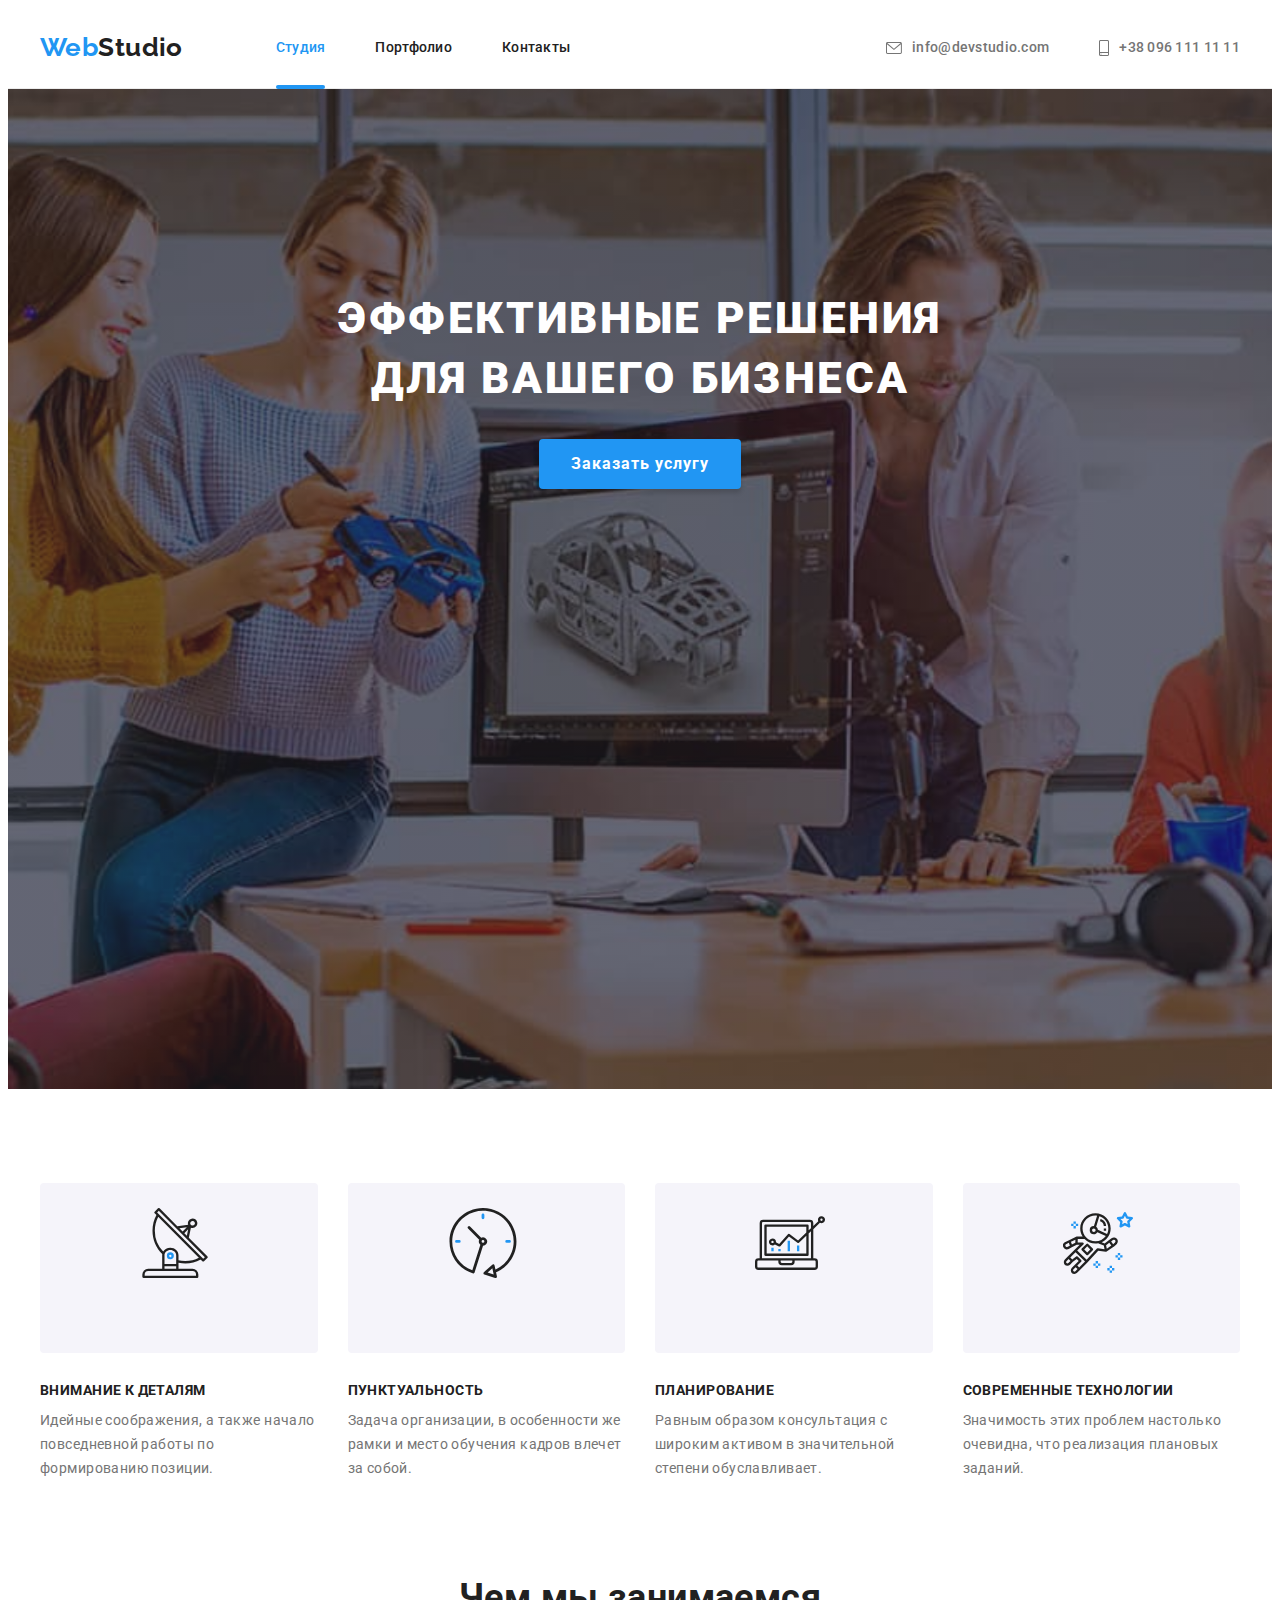
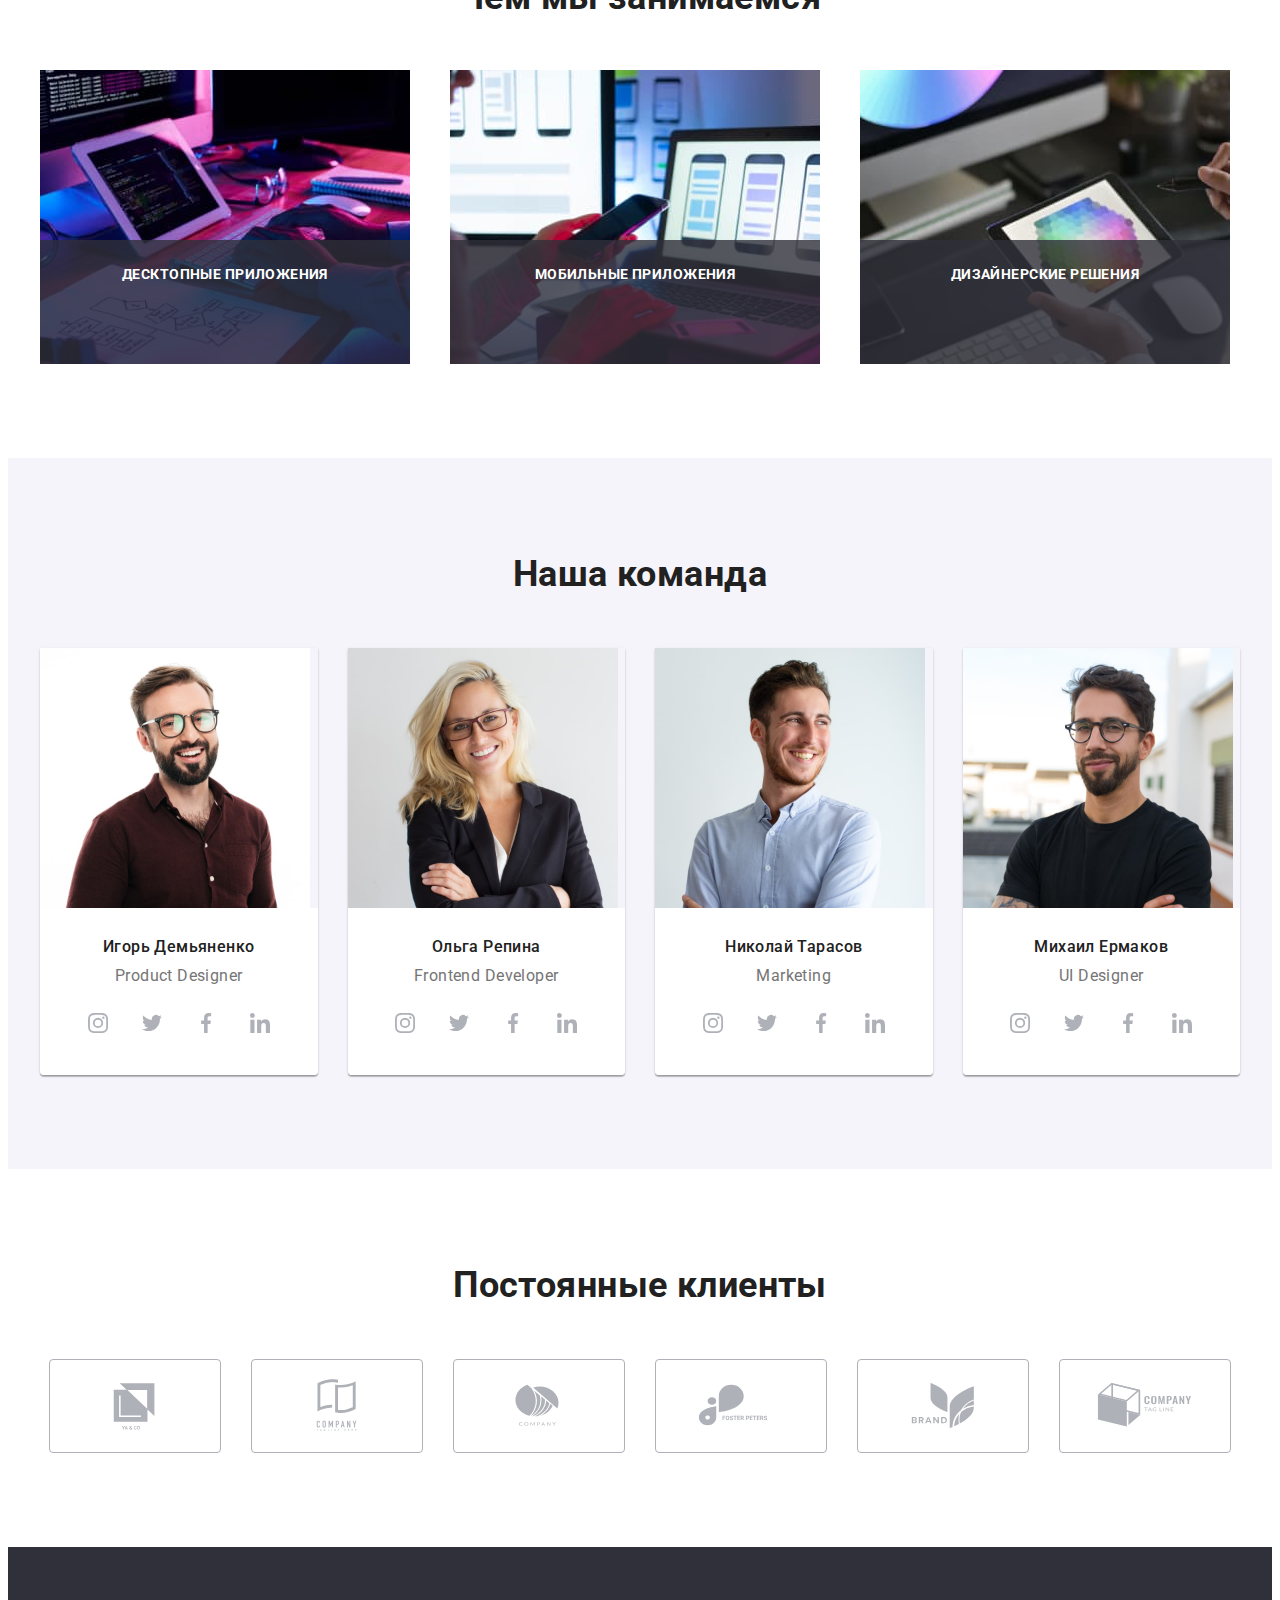
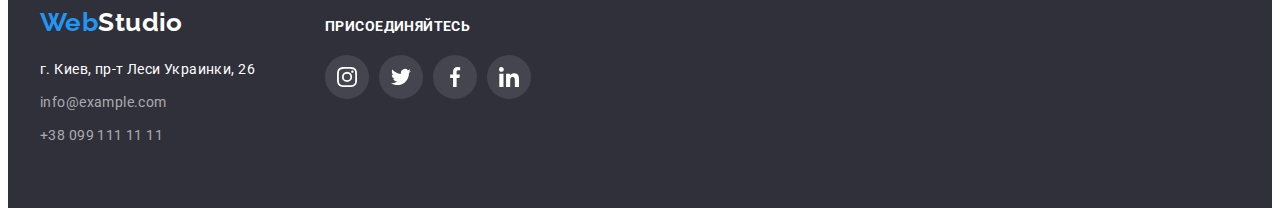
<file: index.html>
<!DOCTYPE html>
<html lang="ru">
  <head>
    <meta charset="UTF-8" />
    <meta http-equiv="X-UA-Compatible" content="IE=edge" />
    <meta name="viewport" content="width=device-width, initial-scale=1.0" />
    <title>WebStudio</title>
    <link
      href="https://fonts.googleapis.com/css2?family=Raleway:wght@700&family=Roboto:wght@400;500;700;900&display=swap"
      rel="stylesheet"
    />
    <link
      rel="stylesheet"
      href="https://cdnjs.cloudflare.com/ajax/libs/modern-normalize/1.1.0/modern-normalize.min.css"
      integrity="sha512-wpPYUAdjBVSE4KJnH1VR1HeZfpl1ub8YT/NKx4PuQ5NmX2tKuGu6U/JRp5y+Y8XG2tV+wKQpNHVUX03MfMFn9Q=="
      crossorigin="anonymous"
      referrerpolicy="no-referrer"
    />
    <link rel="stylesheet" href="./css/style.css" />
  </head>
  <body>
    <header class="page-header">
      <div class="container main-nav">
        <a href="./index.html" class="logo"><span class="logo-first-part">Web</span>Studio </a>
        <nav>
          <ul class="site-nav list">
            <li class="item"><a class="link current" href="./index.html">Студия</a></li>
            <li class="item"><a class="link" href="./portfolio.html">Портфолио</a></li>
            <li class="item"><a class="link" href="">Контакты</a></li>
          </ul>
        </nav>

        <ul class="contacts-nav list">
          <li class="item">
            <a class="link" href="mailto:info@devstudio.com">
              <svg class="contacts-icon" width="16" height="12">
                <use href="./images/icons.svg#icon-envelope"></use>
              </svg>
              info@devstudio.com</a
            >
          </li>
          <li class="item">
            <a class="link" href="tel:+380961111111">
              <svg class="contacts-icon" width="10" height="16">
                <use href="./images/icons.svg#icon-smartphone"></use>
              </svg>
              +38 096 111 11 11</a
            >
          </li>
        </ul>
      </div>
    </header>

    <main>
      <!-- Герой -->
      <section class="hero">
        <div class="container">
          <h1 class="hero-title">Эффективные решения для вашего бизнеса</h1>
          <button type="button" class="button primery">Заказать услугу</button>
        </div>
      </section>

      <!-- Наши преимущества -->

      <section class="section">
        <div class="container">
          <h2 class="section-title visually-hidden">Наши преимущества</h2>
          <ul class="features list">
            <li class="item">
              <div class="features-thumb">
                <svg class="icon-antenna" width="70" height="70">
                  <use href="./images/icons.svg#icon-antenna"></use>
                </svg>
              </div>

              <h3 class="title">Внимание к деталям</h3>
              <p class="text">
                Идейные соображения, а также начало повседневной работы по формированию позиции.
              </p>
            </li>

            <li class="item">
              <div class="features-thumb">
                <svg class="icon-clock" width="70" height="70">
                  <use href="./images/icons.svg#icon-clock"></use>
                </svg>
              </div>
              <h3 class="title">Пунктуальность</h3>
              <p class="text">
                Задача организации, в особенности же рамки и место обучения кадров влечет за собой.
              </p>
            </li>

            <li class="item">
              <div class="features-thumb">
                <svg class="icon-diagram" width="70" height="70">
                  <use href="./images/icons.svg#icon-diagram"></use>
                </svg>
              </div>
              <h3 class="title">Планирование</h3>
              <p class="text">
                Равным образом консультация с широким активом в значительной степени обуславливает.
              </p>
            </li>

            <li class="item">
              <div class="features-thumb">
                <svg class="icon-astronaut" width="70" height="70">
                  <use href="./images/icons.svg#icon-astronaut"></use>
                </svg>
              </div>
              <h3 class="title">Современные технологии</h3>
              <p class="text">
                Значимость этих проблем настолько очевидна, что реализация плановых заданий.
              </p>
            </li>
          </ul>
        </div>
      </section>
      <!-- Чем мы занимаемся -->
      <section class="our-work section">
        <div class="container">
          <h2 class="section-title">Чем мы занимаемся</h2>
          <ul class="our-work-list list">
            <li class="item">
              <img
                src="./images/img1.jpg"
                alt="Человеческие руки, печатающие код на клавиатере перед экраном монитора"
                width="370"
                height="294"
                class="our-work-img"
              />

              <p class="our-work-text">Десктопные приложения</p>
            </li>

            <li class="item">
              <img
                src="./images/img2.jpg"
                alt="Человек, смотрящий на экран ноутбука и смартфона, который держит в руке. На экране ноутбука изображен макет мобильного приложения "
                width="370"
                height="294"
                class="our-work-img"
              />
              <p class="our-work-text">Мобильные приложения</p>
            </li>

            <li class="item">
              <img
                src="./images/img3.jpg"
                alt="Человеческие руки, держащие планшет. На планшете изображена цветовая палитра"
                width="370"
                height="294"
                class="our-work-img"
              />
              <p class="our-work-text">Дизайнерские решения</p>
            </li>
          </ul>
        </div>
      </section>
      <!-- Наша команда -->
      <section class="section team">
        <div class="container">
          <h2 class="section-title">Наша команда</h2>

          <ul class="our-team list">
            <li class="item">
              <img
                src="./images/igor.jpg"
                alt="Фото Игоря Демьяненко"
                width="270"
                height="260"
                class="our-team-img"
              />

              <div class="our-team-content">
                <h3 class="title">Игорь Демьяненко</h3>
                <p lang="en" class="text">Product Designer</p>

                <ul class="social-list list">
                  <li class="item">
                    <a href="" class="social-link link">
                      <svg class="social-icon" width="20" height="20">
                        <use href="./images/icons.svg#icon-instagram"></use>
                      </svg>
                    </a>
                  </li>
                  <li class="item">
                    <a href="" class="social-link link">
                      <svg class="social-icon" width="20" height="20">
                        <use href="./images/icons.svg#icon-twitter"></use>
                      </svg>
                    </a>
                  </li>
                  <li class="item">
                    <a href="" class="social-link link">
                      <svg class="social-icon" width="20" height="20">
                        <use href="./images/icons.svg#icon-facebook"></use>
                      </svg>
                    </a>
                  </li>
                  <li class="item">
                    <a href="" class="social-link link">
                      <svg class="social-icon" width="20" height="20">
                        <use href="./images/icons.svg#icon-linkedin"></use>
                      </svg>
                    </a>
                  </li>
                </ul>
              </div>
            </li>

            <li class="item">
              <img
                src="./images/olga.jpg"
                alt="Фото Ольги Репиной"
                width="270"
                height="260"
                class="our-team-img"
              />
              <div class="our-team-content">
                <h3 class="title">Ольга Репина</h3>
                <p lang="en" class="text">Frontend Developer</p>

                <ul class="social-list list">
                  <li class="item">
                    <a href="" class="social-link link">
                      <svg class="social-icon" width="20" height="20">
                        <use href="./images/icons.svg#icon-instagram"></use>
                      </svg>
                    </a>
                  </li>
                  <li class="item">
                    <a href="" class="social-link link">
                      <svg class="social-icon" width="20" height="20">
                        <use href="./images/icons.svg#icon-twitter"></use>
                      </svg>
                    </a>
                  </li>
                  <li class="item">
                    <a href="" class="social-link link">
                      <svg class="social-icon" width="20" height="20">
                        <use href="./images/icons.svg#icon-facebook"></use>
                      </svg>
                    </a>
                  </li>
                  <li class="item">
                    <a href="" class="social-link link">
                      <svg class="social-icon" width="20" height="20">
                        <use href="./images/icons.svg#icon-linkedin"></use>
                      </svg>
                    </a>
                  </li>
                </ul>
              </div>
            </li>

            <li class="item">
              <img
                src="./images/nikolay.jpg"
                alt="Фото Николая Тарасова"
                width="270"
                height="260"
                class="our-team-img"
              />
              <div class="our-team-content">
                <h3 class="title">Николай Тарасов</h3>
                <p lang="en" class="text">Marketing</p>

                <ul class="social-list list">
                  <li class="item">
                    <a href="" class="social-link link">
                      <svg class="social-icon" width="20" height="20">
                        <use href="./images/icons.svg#icon-instagram"></use>
                      </svg>
                    </a>
                  </li>
                  <li class="item">
                    <a href="" class="social-link link">
                      <svg class="social-icon" width="20" height="20">
                        <use href="./images/icons.svg#icon-twitter"></use>
                      </svg>
                    </a>
                  </li>
                  <li class="item">
                    <a href="" class="social-link link">
                      <svg class="social-icon" width="20" height="20">
                        <use href="./images/icons.svg#icon-facebook"></use>
                      </svg>
                    </a>
                  </li>
                  <li class="item">
                    <a href="" class="social-link link">
                      <svg class="social-icon" width="20" height="20">
                        <use href="./images/icons.svg#icon-linkedin"></use>
                      </svg>
                    </a>
                  </li>
                </ul>
              </div>
            </li>

            <li class="item">
              <img
                src="./images/michail.jpg"
                alt="Фото Михаила Ермакова"
                width="270"
                height="260"
                class="our-team-img"
              />
              <div class="our-team-content">
                <h3 class="title">Михаил Ермаков</h3>
                <p lang="en" class="text">UI Designer</p>

                <ul class="social-list list">
                  <li class="item">
                    <a href="" class="social-link link">
                      <svg class="social-icon" width="20" height="20">
                        <use href="./images/icons.svg#icon-instagram"></use>
                      </svg>
                    </a>
                  </li>
                  <li class="item">
                    <a href="" class="social-link link">
                      <svg class="social-icon" width="20" height="20">
                        <use href="./images/icons.svg#icon-twitter"></use>
                      </svg>
                    </a>
                  </li>
                  <li class="item">
                    <a href="" class="social-link link">
                      <svg class="social-icon" width="20" height="20">
                        <use href="./images/icons.svg#icon-facebook"></use>
                      </svg>
                    </a>
                  </li>
                  <li class="item">
                    <a href="" class="social-link link">
                      <svg class="social-icon" width="20" height="20">
                        <use href="./images/icons.svg#icon-linkedin"></use>
                      </svg>
                    </a>
                  </li>
                </ul>
              </div>
            </li>
          </ul>
        </div>
      </section>

      <!-- Постоянные клиенты -->
      <section class="clients section">
        <div class="container">
          <h2 class="section-title">Постоянные клиенты</h2>
          <ul class="clients-list list">
            <li class="item">
              <a class="clients-link link" href="">
                <svg class="clients-icon" width="106" height="60">
                  <use href="./images/icons.svg#icon-client1"></use>
                </svg>
              </a>
            </li>
            <li class="item">
              <a class="clients-link link" href="">
                <svg class="clients-icon" width="106" height="60">
                  <use href="./images/icons.svg#icon-client2"></use>
                </svg>
              </a>
            </li>
            <li class="item">
              <a class="clients-link link" href="">
                <svg class="clients-icon" width="106" height="60">
                  <use href="./images/icons.svg#icon-client3"></use>
                </svg>
              </a>
            </li>
            <li class="item">
              <a class="clients-link link" href="">
                <svg class="clients-icon" width="106" height="60">
                  <use href="./images/icons.svg#icon-client4"></use>
                </svg>
              </a>
            </li>
            <li class="item">
              <a class="clients-link link" href="">
                <svg class="clients-icon" width="106" height="60">
                  <use href="./images/icons.svg#icon-client5"></use>
                </svg>
              </a>
            </li>
            <li class="item">
              <a class="clients-link link" href="">
                <svg class="clients-icon" width="106" height="60">
                  <use href="./images/icons.svg#icon-client6"></use>
                </svg>
              </a>
            </li>
          </ul>
        </div>
      </section>
    </main>
    <!-- Футтер -->
    <footer class="footer">
      <div class="container">
        <div class="container-address">
          <a href="./index.html" class="logo footer"
            ><span class="logo-first-part">Web</span><span class="logo-second-part">Studio</span></a
          >
          <address class="address-list">
            <ul class="contacts list">
              <li class="item">
                <a
                  class="link-adress"
                  href="https://goo.gl/maps/Mw3FFrCsqpgqJeCP6"
                  target="_blank"
                  rel="noopener noreferrer"
                >
                  г. Киев, пр-т Леси Украинки, 26
                </a>
              </li>
              <li class="item">
                <a class="link" href="mailto:info@example.com">info@example.com</a>
              </li>
              <li class="item">
                <a class="link" href="tel:+380991111111">+38 099 111 11 11 </a>
              </li>
            </ul>
          </address>
        </div>

        <div class="container-join-us">
          <p class="text-join-us">присоединяйтесь</p>
          <ul class="social-list list">
            <li class="item">
              <a href="" class="social-link join-us link">
                <svg class="social-icon" width="20" height="20">
                  <use href="./images/icons.svg#icon-instagram"></use>
                </svg>
              </a>
            </li>
            <li class="item">
              <a href="" class="social-link join-us link">
                <svg class="social-icon" width="20" height="20">
                  <use href="./images/icons.svg#icon-twitter"></use>
                </svg>
              </a>
            </li>
            <li class="item">
              <a href="" class="social-link join-us link">
                <svg class="social-icon" width="20" height="20">
                  <use href="./images/icons.svg#icon-facebook"></use>
                </svg>
              </a>
            </li>
            <li class="item">
              <a href="" class="social-link join-us link">
                <svg class="social-icon" width="20" height="20">
                  <use href="./images/icons.svg#icon-linkedin"></use>
                </svg>
              </a>
            </li>
          </ul>
        </div>
      </div>
    </footer>
  </body>
</html>
</file>
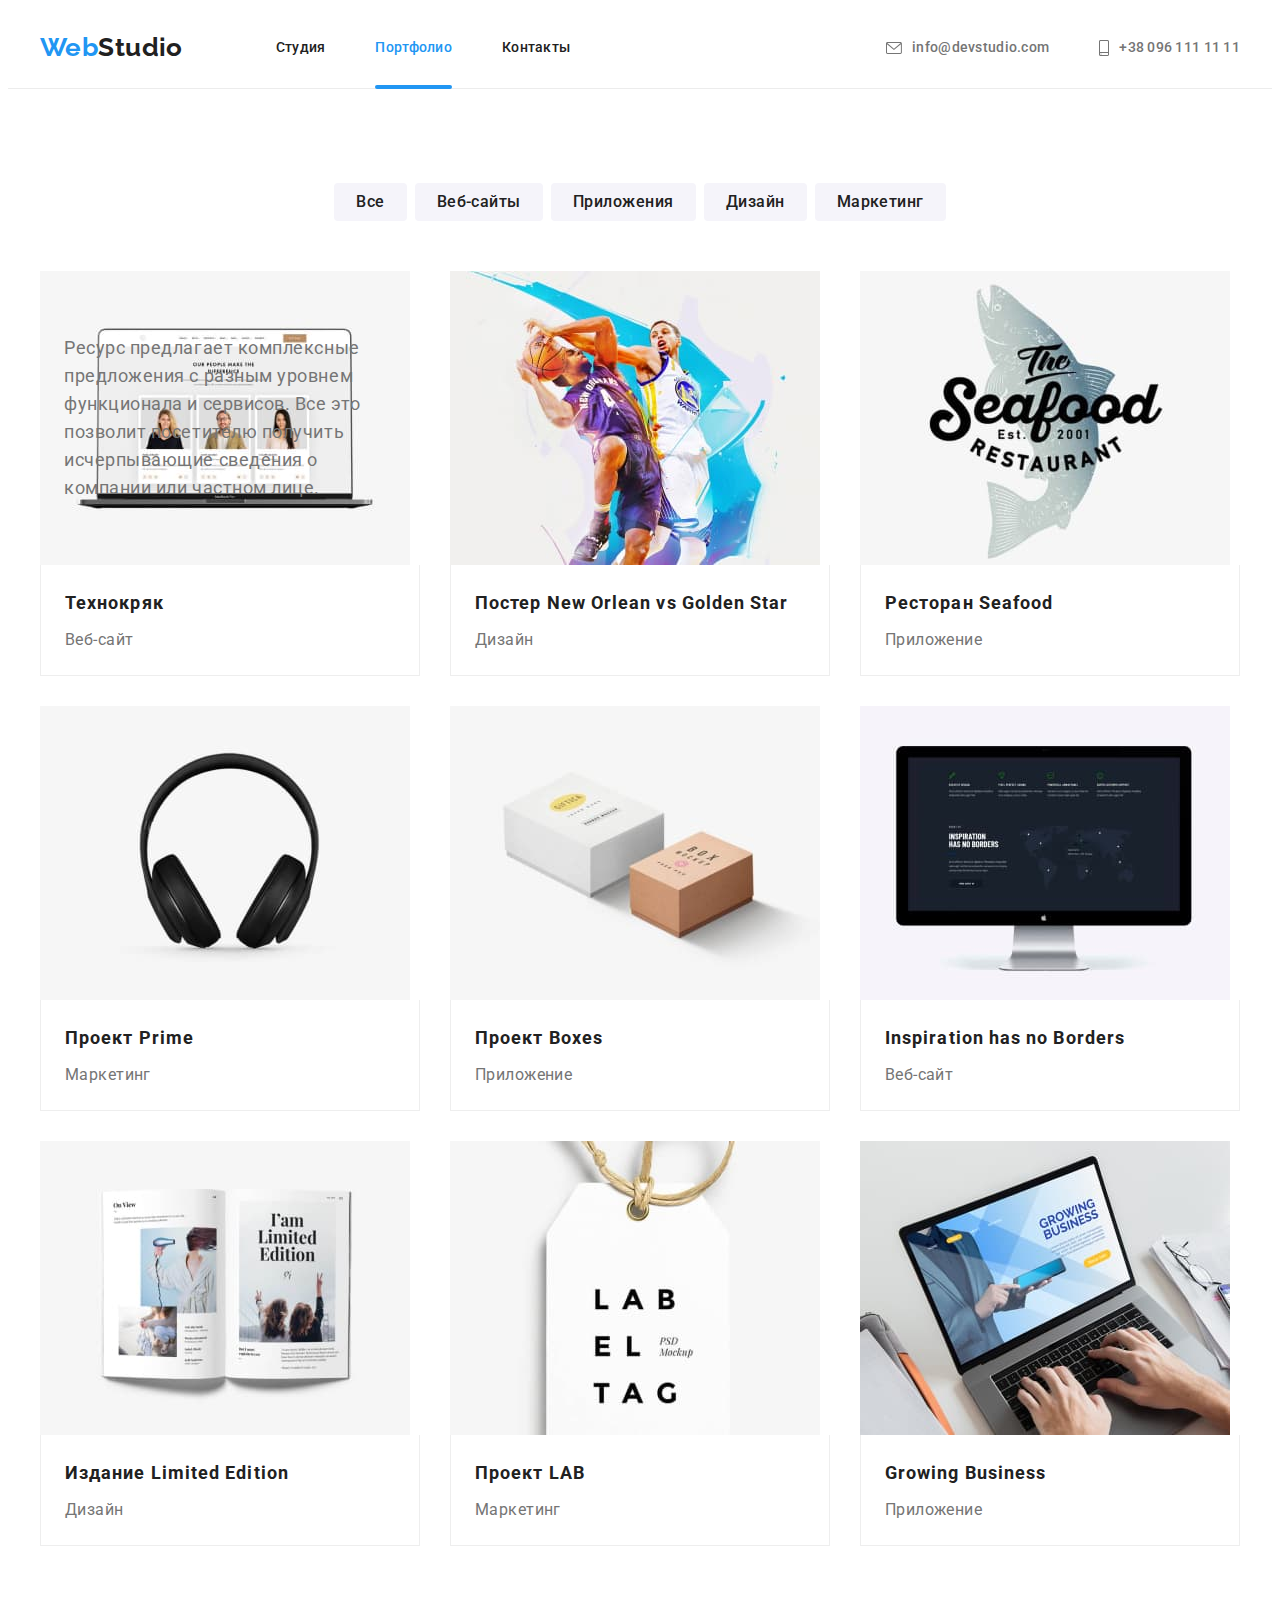
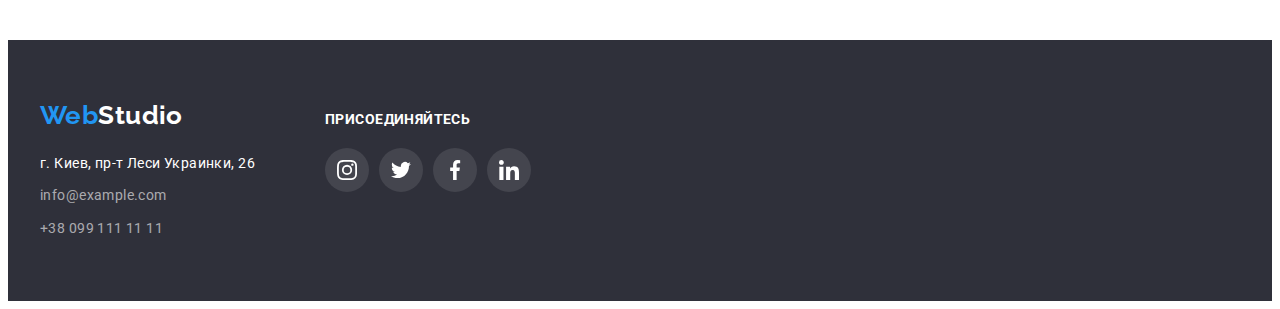
<file: portfolio.html>
<!DOCTYPE html>
<html lang="ru">
  <head>
    <meta charset="UTF-8" />
    <meta http-equiv="X-UA-Compatible" content="IE=edge" />
    <meta name="viewport" content="width=device-width, initial-scale=1.0" />
    <title>Портфолио</title>
    <link
      href="https://fonts.googleapis.com/css2?family=Raleway:wght@700&family=Roboto:wght@400;500;700;900&display=swap"
      rel="stylesheet"
    />
    <link
      rel="stylesheet"
      href="https://cdnjs.cloudflare.com/ajax/libs/modern-normalize/1.1.0/modern-normalize.min.css"
      integrity="sha512-wpPYUAdjBVSE4KJnH1VR1HeZfpl1ub8YT/NKx4PuQ5NmX2tKuGu6U/JRp5y+Y8XG2tV+wKQpNHVUX03MfMFn9Q=="
      crossorigin="anonymous"
      referrerpolicy="no-referrer"
    />
    <link rel="stylesheet" href="./css/style.css" />
  </head>
  <body>
    <header class="page-header">
      <div class="container main-nav">
        <a href="./index.html" class="logo"><span class="logo-first-part">Web</span>Studio </a>
        <nav>
          <ul class="site-nav list">
            <li class="item"><a class="link" href="./index.html">Студия</a></li>
            <li class="item"><a class="link current" href="./portfolio.html">Портфолио</a></li>
            <li class="item"><a class="link" href="">Контакты</a></li>
          </ul>
        </nav>

        <ul class="contacts-nav list">
          <li class="item">
            <a class="link" href="mailto:info@devstudio.com">
              <svg class="contacts-icon" width="16" height="12">
                <use href="./images/icons.svg#icon-envelope"></use>
              </svg>
              info@devstudio.com</a
            >
          </li>
          <li class="item">
            <a class="link" href="tel:+380961111111">
              <svg class="contacts-icon" width="10" height="16">
                <use href="./images/icons.svg#icon-smartphone"></use>
              </svg>
              +38 096 111 11 11</a
            >
          </li>
        </ul>
      </div>
    </header>
    <main>
      <section class="section">
        <div class="container">
          <h1 class="section-title visually-hidden">Наше портфолио</h1>

          <ul class="filter list">
            <li class="item">
              <button type="button" class="button secondary current">Все</button>
            </li>
            <li class="item">
              <button type="button" class="button secondary">Веб-сайты</button>
            </li>
            <li class="item">
              <button type="button" class="button secondary">Приложения</button>
            </li>
            <li class="item">
              <button type="button" class="button secondary">Дизайн</button>
            </li>
            <li class="item">
              <button type="button" class="button secondary">Маркетинг</button>
            </li>
          </ul>

          <ul class="work-list list">
            <li class="item">
              <a href="" class="work-link">
                <div class="work-thumb">
                  <img
                    src="./images/portfolio1.jpg"
                    alt="Экран монитора, на котором изображен пример сайта"
                    width="370"
                    height="294"
                    class="work-img"
                  />
                  <p class="work-item-text">
                    Ресурс предлагает комплексные предложения с разным уровнем функционала и
                    сервисов. Все это позволит посетителю получить исчерпывающие сведения о компании
                    или частном лице.
                  </p>
                </div>
                <div class="work-content">
                  <h2 class="work-title">Технокряк</h2>
                  <p class="work-text">Веб-сайт</p>
                </div>
              </a>
            </li>

            <li class="item">
              <a href="" class="work-link">
                <img
                  src="./images/portfolio2.jpg"
                  alt="Два баскетболиста играют с мячом"
                  width="370"
                  height="294"
                  class="work-img"
                />
                <div class="work-content">
                  <h2 class="work-title">Постер New Orlean vs Golden Star</h2>
                  <p class="work-text">Дизайн</p>
                </div>
              </a>
            </li>

            <li class="item">
              <a href="" class="work-link">
                <img
                  src="./images/portfolio3.jpg"
                  alt="Логотип ресторана Seafood"
                  width="370"
                  height="294"
                  class="work-img"
                />
                <div class="work-content">
                  <h2 class="work-title">Ресторан Seafood</h2>
                  <p class="work-text">Приложение</p>
                </div>
              </a>
            </li>

            <li class="item">
              <a href="" class="work-link">
                <img
                  src="./images/portfolio4.jpg"
                  alt="Наушники"
                  width="370"
                  height="294"
                  class="work-img"
                />

                <div class="work-content">
                  <h2 class="work-title">Проект Prime</h2>
                  <p class="work-text">Маркетинг</p>
                </div>
              </a>
            </li>

            <li class="item">
              <a href="" class="work-link">
                <img
                  src="./images/portfolio5.jpg"
                  alt="Две коробки"
                  width="370"
                  height="294"
                  class="work-img"
                />

                <div class="work-content">
                  <h2 class="work-title">Проект Boxes</h2>
                  <p class="work-text">Приложение</p>
                </div>
              </a>
            </li>

            <li class="item">
              <a href="" class="work-link">
                <img
                  src="./images/portfolio6.jpg"
                  alt="Экран монитора, на котором изображен сайт проекта"
                  width="370"
                  height="294"
                  class="work-img"
                />

                <div class="work-content">
                  <h2 class="work-title">Inspiration has no Borders</h2>
                  <p class="work-text">Веб-сайт</p>
                </div>
              </a>
            </li>

            <li class="item">
              <a href="" class="work-link">
                <img
                  src="./images/porfolio7.jpg"
                  alt="Открытая книга, на страницах котрой картинки"
                  width="370"
                  height="294"
                  class="work-img"
                />

                <div class="work-content">
                  <h2 class="work-title">Издание Limited Edition</h2>
                  <p class="work-text">Дизайн</p>
                </div>
              </a>
            </li>

            <li class="item">
              <a href="" class="work-link">
                <img
                  src="./images/porfolio8.jpg"
                  alt="Бирка с названием проекта"
                  width="370"
                  height="294"
                  class="work-img"
                />

                <div class="work-content">
                  <h2 class="work-title">Проект LAB</h2>
                  <p class="work-text">Маркетинг</p>
                </div>
              </a>
            </li>

            <li class="item">
              <a href="" class="work-link">
                <img
                  src="./images/portfolio9.jpg"
                  alt="Человеческие руки, печатающие на клавиатуре ноутбука"
                  width="370"
                  height="294"
                  class="work-img"
                />

                <div class="work-content">
                  <h2 class="work-title">Growing Business</h2>
                  <p class="work-text">Приложение</p>
                </div>
              </a>
            </li>
          </ul>
        </div>
      </section>
    </main>
    <!-- Футтер -->
    <footer class="footer">
      <div class="container">
        <div class="container-address">
          <a href="./index.html" class="logo footer"
            ><span class="logo-first-part">Web</span><span class="logo-second-part">Studio</span></a
          >
          <address class="address-list">
            <ul class="contacts list">
              <li class="item">
                <a
                  class="link-adress"
                  href="https://goo.gl/maps/Mw3FFrCsqpgqJeCP6"
                  target="_blank"
                  rel="noopener noreferrer"
                >
                  г. Киев, пр-т Леси Украинки, 26
                </a>
              </li>
              <li class="item">
                <a class="link" href="mailto:info@example.com">info@example.com</a>
              </li>
              <li class="item">
                <a class="link" href="tel:+380991111111">+38 099 111 11 11 </a>
              </li>
            </ul>
          </address>
        </div>

        <div class="container-join-us">
          <p class="text-join-us">присоединяйтесь</p>
          <ul class="social-list list">
            <li class="item">
              <a href="" class="social-link join-us link">
                <svg class="social-icon" width="20" height="20">
                  <use href="./images/icons.svg#icon-instagram"></use>
                </svg>
              </a>
            </li>
            <li class="item">
              <a href="" class="social-link join-us link">
                <svg class="social-icon" width="20" height="20">
                  <use href="./images/icons.svg#icon-twitter"></use>
                </svg>
              </a>
            </li>
            <li class="item">
              <a href="" class="social-link join-us link">
                <svg class="social-icon" width="20" height="20">
                  <use href="./images/icons.svg#icon-facebook"></use>
                </svg>
              </a>
            </li>
            <li class="item">
              <a href="" class="social-link join-us link">
                <svg class="social-icon" width="20" height="20">
                  <use href="./images/icons.svg#icon-linkedin"></use>
                </svg>
              </a>
            </li>
          </ul>
        </div>
      </div>
    </footer>
  </body>
</html>
</file>
<file: css/style.css>
:root {
  --primery-text-color: #757575;
  --title-text-color: #212121;
  --accent-color: #2196f3;
  --primery-white-color: #fff;
  --secondary-bg-color: #f5f4fa;
  --bg-hero-futter: #2f303a;
  --complementary-color: #fff;
  --hover-color: #188ce8;
}

body {
  background-color: var(--primery-white-color);
  color: var(--primery-text-color);

  font-family: Roboto, sans-serif;
  font-size: 14px;
  letter-spacing: 0.03em;
}

/* --------------------------------УТИЛИТЫ------------------------------- */
h1,
h2,
h3,
h4,
h5,
h6,
p {
  margin: 0;
  padding: 0;
}
img {
  display: block;
  max-width: 100%;
  height: auto;
}

.list {
  list-style: none;
  padding: 0;
  margin: 0;
}

.container {
  width: 1200px;
  padding-left: 15px;
  padding-right: 15px;
  margin-left: auto;
  margin-right: auto;
}

.section {
  padding-top: 94px;
  padding-bottom: 94px;
}

.section-title {
  margin-bottom: 50px;
  color: var(--title-text-color);

  font-size: 36px;
  line-height: 1.26;
  text-align: center;
}

.visually-hidden {
  position: absolute;
  width: 1px;
  height: 1px;
  margin: -1px;
  border: 0;
  padding: 0;

  white-space: nowrap;
  clip-path: inset(100%);
  clip: rect(0 0 0 0);
  overflow: hidden;
}

/* --------------------------------ХЕДЕР------------------------------- */

.page-header {
  border-bottom: 1px solid #ececec;
}

.main-nav {
  display: flex;
  align-items: center;
}

/* --------------------------------ЛОГОТИП------------------------------- */
.logo {
  display: block;
  padding-top: 24px;
  padding-bottom: 25px;
  margin-right: 93px;

  color: var(--title-text-color);

  font-family: Raleway, sans-serif;
  font-weight: 700;
  font-size: 26px;
  line-height: 1.2;
  text-decoration: none;
}

.logo-first-part {
  color: var(--accent-color);
}

.logo-second-part {
  color: var(--primery-white-color);
}
.logo.footer {
  display: block;
  padding-top: 0;
  padding-bottom: 0;
  margin-right: 0;
  margin-bottom: 20px;
}

/* --------------------------------НАВИГАЦИЯ В ШАПКЕ ПРОФИЛЯ------------------------------- */
.site-nav {
  display: flex;
}

.site-nav .item:not(:last-child) {
  margin-right: 50px;
}

.site-nav .link {
  display: block;
  padding-top: 32px;
  padding-bottom: 32px;

  color: var(--title-text-color);

  font-weight: 500;
  font-size: 14px;
  line-height: 1.14;
  letter-spacing: 0.02em;
  text-decoration: none;
}

.site-nav .link:hover,
.site-nav .link:focus {
  color: var(--accent-color);
}

.site-nav .link.current {
  position: relative;
  color: var(--accent-color);
}

.site-nav .link.current::after {
  position: absolute;
  bottom: -1px;
  content: '';
  display: block;
  width: 100%;
  height: 4px;
  border-radius: 2px;
  background-color: var(--accent-color);
}
/* --------------------------------КОНТАКТЫ В ШАПКЕ ПРОФИЛЯ------------------------------- */
.contacts-nav {
  display: flex;
  margin-left: auto;
  align-items: center;
}

.contacts-nav .item:not(:last-child) {
  margin-right: 50px;
}

.contacts-nav .link {
  display: flex;
  align-items: center;
  padding-top: 32px;
  padding-bottom: 32px;

  color: var(--primery-text-color);

  font-weight: 500;
  font-size: 14px;
  line-height: 1.14;
  letter-spacing: 0.02em;
  text-decoration: none;
}

.contacts-nav .link:hover,
.contacts-nav .link:focus {
  color: var(--accent-color);
}
.contacts-icon {
  margin-right: 10px;
  fill: currentColor;
}

/* --------------------------------ГЕРОЙ------------------------------- */

.hero {
  max-width: 1600px;
  height: 600px;
  margin: 0 auto;
  padding-top: 200px;
  padding-bottom: 200px;

  background-image: linear-gradient(to right, rgba(47, 48, 58, 0.4), rgba(47, 48, 58, 0.4)),
    url('../images/hero.jpeg');

  background-position: center;
  background-size: cover;
  background-repeat: no-repeat;
  background-color: var(--bg-hero-futter);
  text-align: center;
}
.hero-title {
  margin-bottom: 30px;
  margin-left: auto;
  margin-right: auto;
  width: 696px;

  color: var(--primery-white-color);

  font-weight: 900;
  font-size: 44px;
  line-height: 1.36;
  letter-spacing: 0.06em;
  text-transform: uppercase;
}

/* --------------------------------СЕКЦИИ------------------------------- */

/* --------------------------------НАШИ ПРЕИМУЩЕСТВА------------------------------- */

.features {
  display: flex;
}

.features .item {
  margin-right: 30px;
  flex-basis: calc((100% - 90px) / 4);
}

.features .item:nth-child(4n) {
  margin-right: 0;
}

.features .title {
  margin-bottom: 10px;

  color: var(--title-text-color);

  font-size: 14px;
  line-height: 1.14;
  text-transform: uppercase;
}

.features .text {
  font-size: 14px;
  line-height: 1.71;
}

.features-thumb {
  height: 120px;
  padding: 25px 100px;
  margin-bottom: 30px;
  border-radius: 4px;
  background-color: var(--secondary-bg-color);
}

/* --------------------------------ЧЕМ МЫ ЗАНИМАЕМСЯ ------------------------------- */
.our-work.section {
  padding-top: 0;
}

.our-work-list {
  display: flex;
}

.our-work-list .item {
  position: relative;

  margin-right: 30px;
  flex-basis: calc((100% - 60px) / 3);
}

.our-work-list .item:nth-child(3n) {
  margin-right: 0;
}

.our-work-text {
  position: absolute;
  bottom: 0;

  width: 370px;
  height: 70px;
  padding-top: 27px;
  padding-bottom: 27px;

  font-weight: 700;
  line-height: 1.14;
  text-align: center;
  text-transform: uppercase;

  color: var(--primery-white-color);
  background-color: rgba(47, 48, 58, 0.8);
}

/* --------------------------------НАША КОМАНДА------------------------------- */
.section.team {
  background-color: var(--secondary-bg-color);
}

.our-team {
  display: flex;
}

.our-team > .item {
  margin-right: 30px;
  flex-basis: calc((100% - 90px) / 4);
  border-radius: 0px 0px 4px 4px;
  overflow: hidden;
  box-shadow: 0px 1px 3px rgba(0, 0, 0, 0.12), 0px 1px 1px rgba(0, 0, 0, 0.14),
    0px 2px 1px rgba(0, 0, 0, 0.2);
}

.our-team .item:nth-child(4n) {
  margin-right: 0;
}

.our-team .title {
  margin-bottom: 10px;

  color: var(--title-text-color);

  font-weight: 500;
  font-size: 16px;
  line-height: 1.18;
}

.our-team .text {
  margin-bottom: 16px;
  font-size: 16px;
  line-height: 1.18;
}

.our-team-content {
  padding-top: 30px;
  padding-bottom: 30px;

  background-color: var(--primery-white-color);
  text-align: center;
}

.social-list {
  display: flex;
  justify-content: center;
}

.social-list .item:not(:last-child) {
  margin-right: 10px;
}

.social-link {
  display: flex;
  justify-content: center;
  align-items: center;
  width: 44px;
  height: 44px;
  border-radius: 50%;
  color: #afb1b8;
}

.social-link:hover,
.social-link:focus {
  background-color: var(--accent-color);
  color: var(--primery-white-color);
}
.social-icon {
  fill: currentColor;
}
/* --------------------------------Постоянные клиенты------------------------------- */
.clients-list {
  display: flex;
  justify-content: center;
}

.clients-list .item:not(:last-child) {
  margin-right: 30px;
}
.clients-link {
  display: flex;
  justify-content: center;
  align-items: center;
  width: 170px;
  height: 92px;
  border: 1px solid #afb1b8;
  border-radius: 4px;
  color: #afb1b8;
}

.clients-link:hover,
.clients-link:focus {
  color: var(--accent-color);
  border-color: var(--accent-color);
}

.clients-icon {
  fill: currentColor;
}

/* --------------------------------ФУТЕР------------------------------- */
.footer {
  padding-top: 60px;
  padding-bottom: 60px;

  background-color: var(--bg-hero-futter);
}

/* Контакты в футтере */
.contacts .item:not(:last-child) {
  margin-bottom: 9px;
}

.contacts .link-adress {
  color: var(--primery-white-color);

  font-style: normal;
  font-size: 14px;
  line-height: 1.71;
  text-decoration: none;
}

.contacts .link-adress:hover,
.contacts .link-adress:focus {
  color: var(--accent-color);
}

.contacts .link {
  color: rgba(255, 255, 255, 0.6);

  font-style: normal;
  font-size: 14px;
  line-height: 1.71;
  text-decoration: none;
}

.contacts .link:hover,
.contacts .link:focus {
  color: var(--accent-color);
}

.footer .container {
  display: flex;
  align-items: baseline;
}

.container-address {
  margin-right: 70px;
}

.text-join-us {
  margin-bottom: 20px;

  font-weight: 700;
  line-height: 1.14;
  text-transform: uppercase;

  color: var(--primery-white-color);
}

.social-link.join-us {
  color: var(--primery-white-color);
  background-color: rgba(255, 255, 255, 0.1);
}

.social-link:hover,
.social-link:focus {
  background-color: var(--accent-color);
}
.social-icon {
  fill: currentColor;
}

/* --------------------------------КНОПКИ------------------------------- */
.button {
  border-radius: 4px;

  font-family: inherit;
  font-size: 16px;
  color: var(--title-text-color);
  background-color: var(--secondary-bg-color);
  cursor: pointer;
  border: none;
}

/* --------------------------------ГЛАВНАЯ КНОПКА - ЗАКАЗАТЬ УСЛУГУ------------------------------- */
.button.primery {
  padding: 10px 32px;

  color: var(--primery-white-color);
  background-color: var(--accent-color);
  box-shadow: 0px 4px 4px rgba(0, 0, 0, 0.15);

  font-weight: 700;
  line-height: 1.87;
  letter-spacing: 0.06em;
}

.button.primery:hover,
.button.primery:focus {
  background-color: var(--hover-color);
}

/* --------------------------------СТИЛИ ДЛЯ PORTFOLIO.HTML------------------------------- */

/* --------------------------------КНОПКИ НА PORTFOLIO.HTML ------------------------------- */
.button.secondary {
  padding: 6px 22px;

  color: var(--title-text-color);
  background-color: var(--secondary-bg-color);
  font-weight: 500;

  line-height: 1.62;
  letter-spacing: 0.03em;
}

.button.secondary:hover,
.button.secondary:focus {
  color: var(--primery-white-color);
  background-color: var(--accent-color);
  box-shadow: 0px 3px 1px rgba(0, 0, 0, 0.1), 0px 1px 2px rgba(0, 0, 0, 0.08),
    0px 2px 2px rgba(0, 0, 0, 0.12);
}

/* --------------------------------ФИЛЬТР------------------------------- */

.filter {
  display: flex;
  justify-content: center;
  margin-bottom: 50px;
}
.filter .item {
  margin-right: 8px;
}

.filter .item:last-child {
  margin-right: 0;
}

/* --------------------------------СЕКЦИЯ ПРИМЕРЫ РАБОТ------------------------------- */
.work-list {
  display: flex;
  flex-wrap: wrap;
  margin-bottom: -30px;
  margin-right: -30px;
}

.work-list .item {
  margin-right: 30px;
  margin-bottom: 30px;
  flex-basis: calc(100% / 3 - 30px);
}

.work-link {
  display: block;
  text-decoration: none;
}

.work-link:hover,
.work-link:focus {
  box-shadow: 0px 1px 1px rgba(0, 0, 0, 0.12), 0px 4px 4px rgba(0, 0, 0, 0.06),
    1px 4px 6px rgba(0, 0, 0, 0.16);
}

.work-title {
  margin-bottom: 4px;

  color: var(--title-text-color);

  font-size: 18px;
  line-height: 2;
  letter-spacing: 0.06em;
}

.work-text {
  color: var(--primery-text-color);

  font-size: 16px;
  line-height: 1.88;
}

.work-content {
  padding: 20px 24px;
  border: 1px solid #eeeeee;
  border-top: none;
}

.work-thumb {
  position: relative;
}

.work-item-text {
  position: absolute;
  top: 0;
  left: 0;

  padding: 63px 24px;

  font-size: 18px;
  line-height: 1.56;
  letter-spacing: 0.03em;

  color: var(--primery-text-color);
}
</file>
